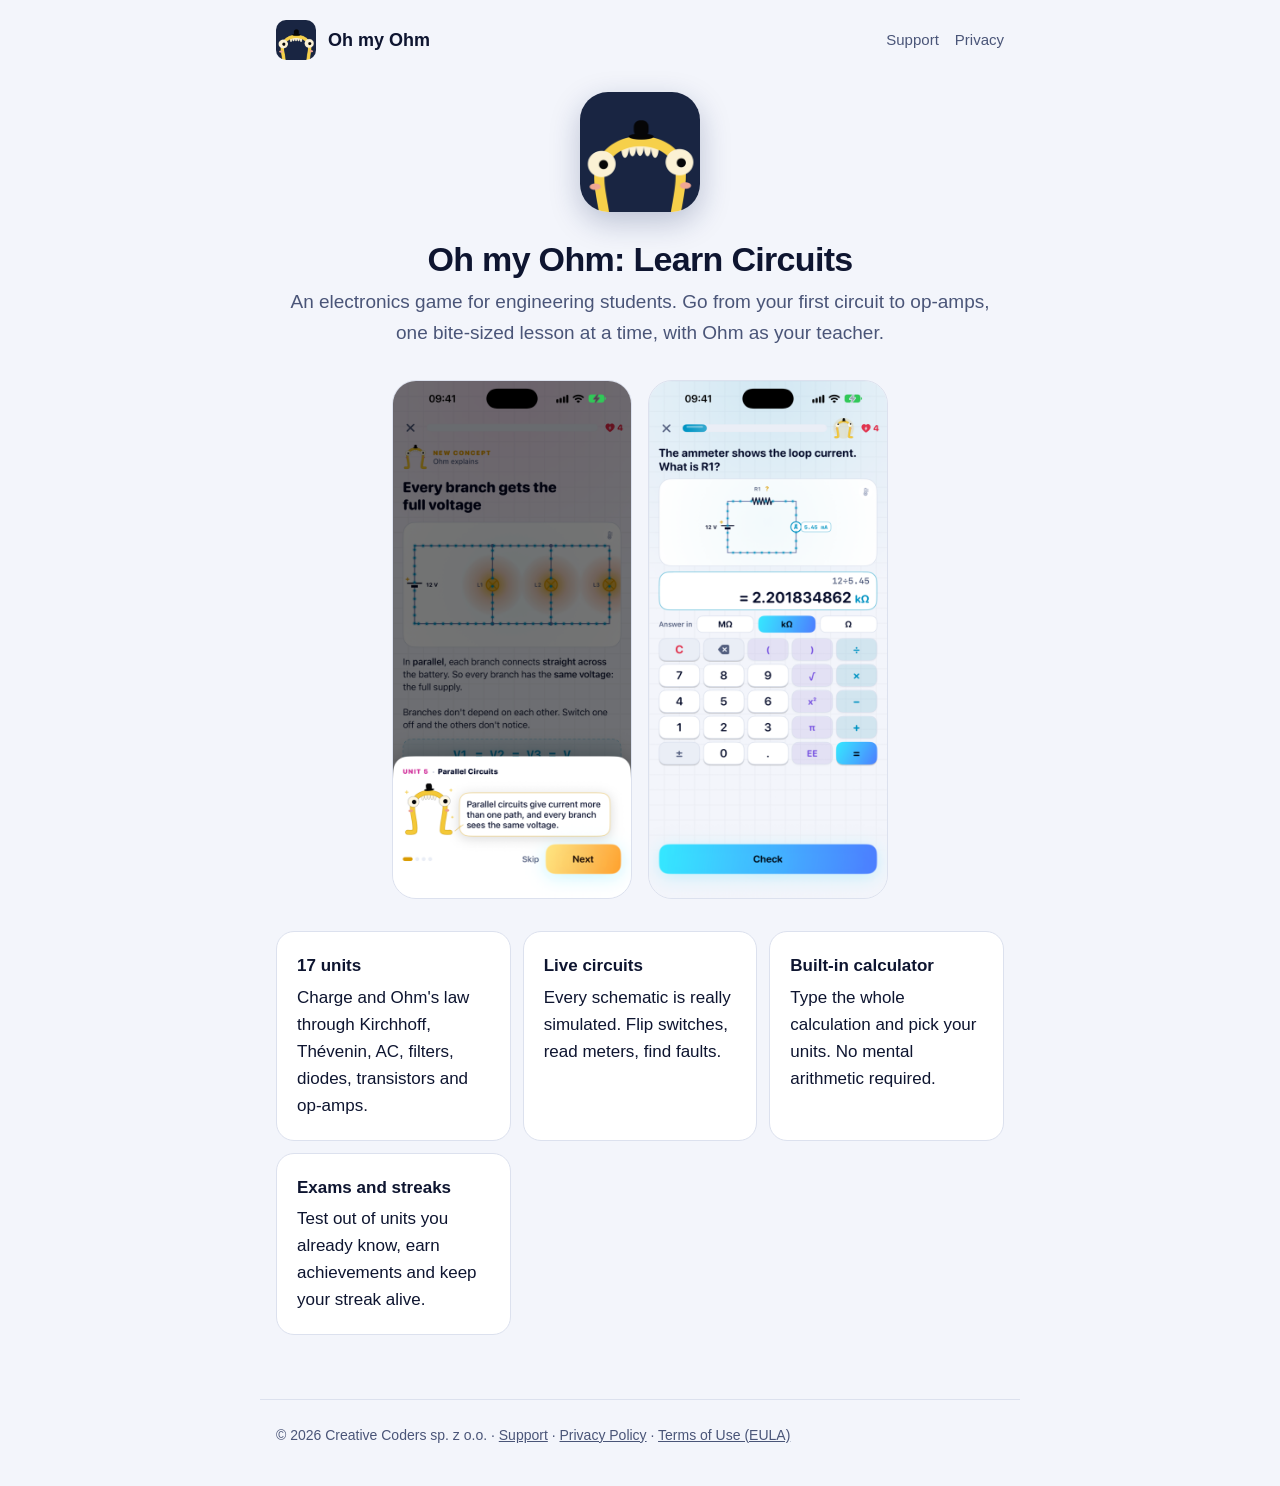
<file: index.html>
<!doctype html>
<html lang="en">
<head>
<meta charset="utf-8">
<meta name="viewport" content="width=device-width, initial-scale=1">
<title>Oh my Ohm: Learn Circuits</title>
<meta name="description" content="Oh my Ohm is a game that teaches electrical circuits, from Ohm's law to op-amps, with Ohm as your teacher.">
<link rel="icon" href="icon.png">
<link rel="apple-touch-icon" href="icon.png">
<link rel="stylesheet" href="style.css">
</head>
<body>
<header class="top">
  <img src="icon.png" alt="">
  <a class="brand" href="./">Oh my Ohm</a>
  <nav><a href="support.html">Support</a><a href="privacy.html">Privacy</a></nav>
</header>
<main class="hero">
  <img class="icon" src="icon.png" alt="Oh my Ohm app icon">
  <h1 style="margin-top:20px">Oh my Ohm: Learn Circuits</h1>
  <p class="lead">An electronics game for engineering students. Go from your first circuit to op-amps, one bite-sized lesson at a time, with Ohm as your teacher.</p>
  <div class="shots">
    <img src="shot-intro.png" alt="Ohm explaining parallel circuits">
    <img src="shot-calc.png" alt="Solving a circuit with the built-in calculator">
  </div>
  <div class="features">
    <div class="card"><b>17 units</b>Charge and Ohm's law through Kirchhoff, Thévenin, AC, filters, diodes, transistors and op-amps.</div>
    <div class="card"><b>Live circuits</b>Every schematic is really simulated. Flip switches, read meters, find faults.</div>
    <div class="card"><b>Built-in calculator</b>Type the whole calculation and pick your units. No mental arithmetic required.</div>
    <div class="card"><b>Exams and streaks</b>Test out of units you already know, earn achievements and keep your streak alive.</div>
  </div>
</main>
<footer>
  © 2026 Creative Coders sp. z o.o. · <a href="support.html">Support</a> · <a href="privacy.html">Privacy Policy</a> · <a href="https://www.apple.com/legal/internet-services/itunes/dev/stdeula/">Terms of Use (EULA)</a>
</footer>
</body>
</html>
</file>
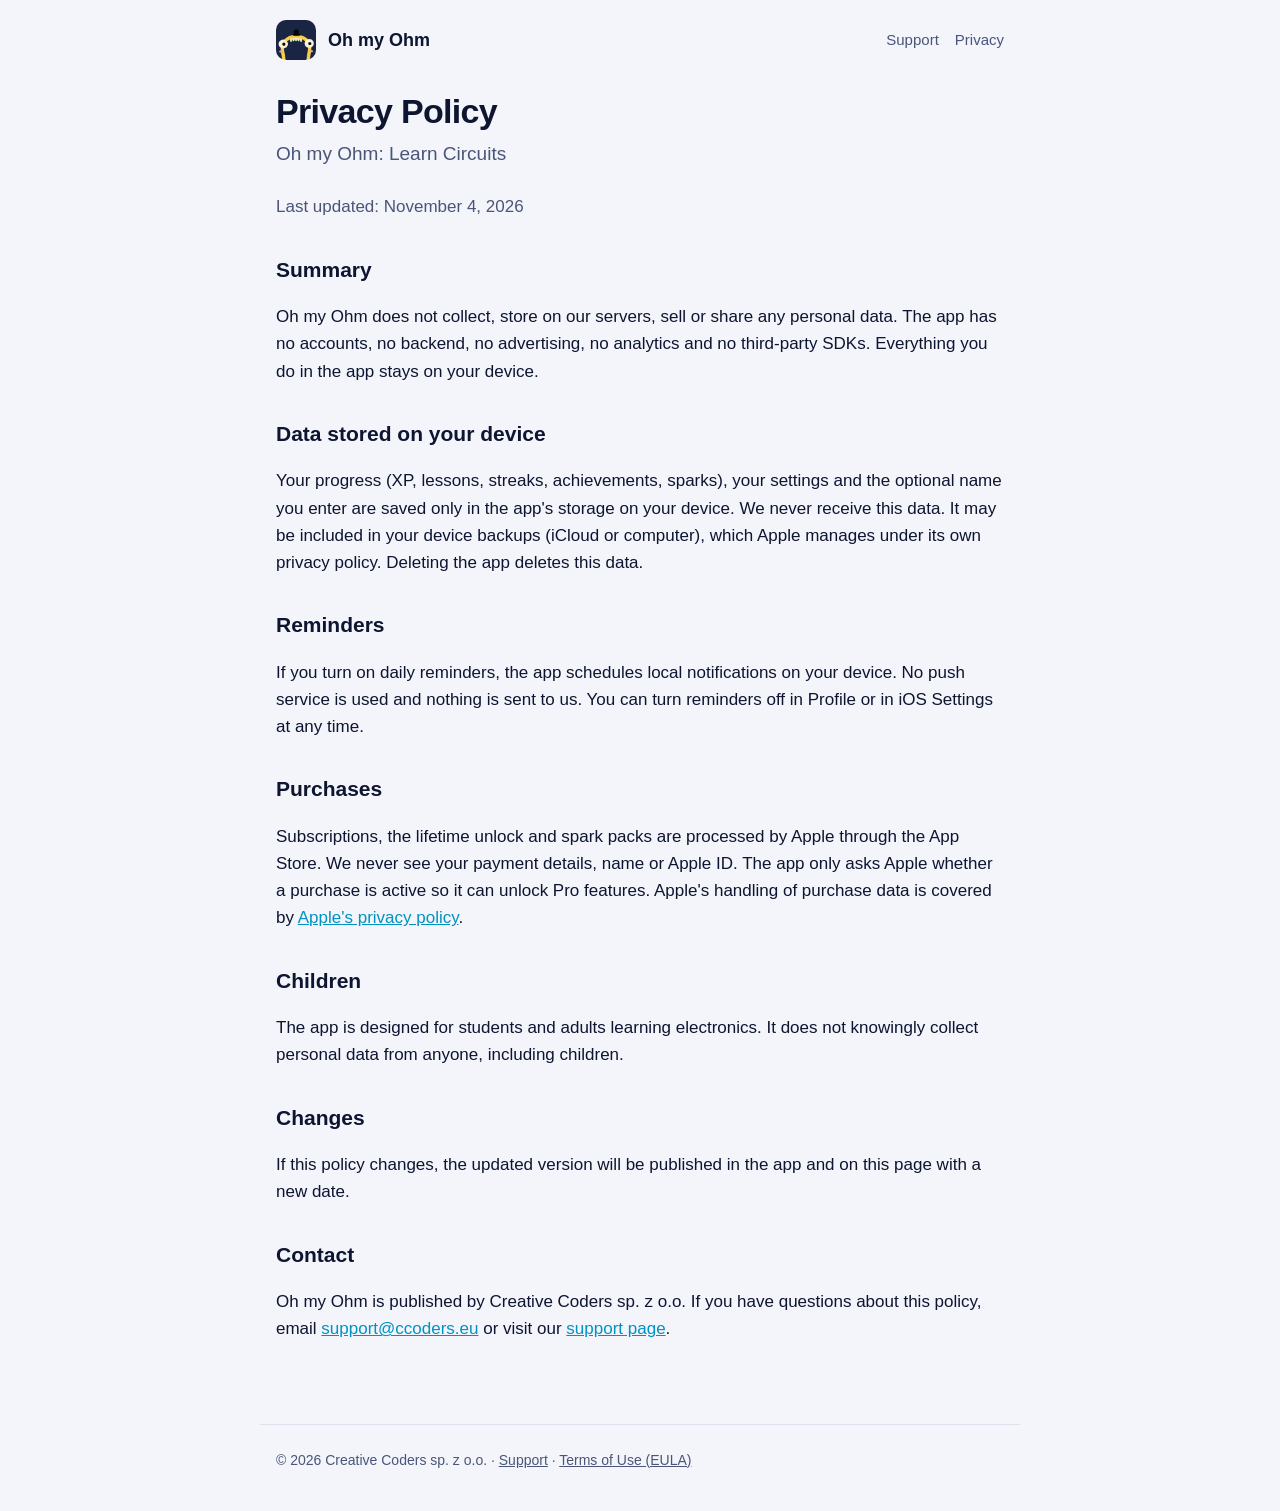
<file: privacy.html>
<!doctype html>
<html lang="en">
<head>
<meta charset="utf-8">
<meta name="viewport" content="width=device-width, initial-scale=1">
<title>Oh my Ohm Privacy Policy</title>
<link rel="icon" href="icon.png">
<link rel="stylesheet" href="style.css">
</head>
<body>
<header class="top">
  <img src="icon.png" alt="">
  <a class="brand" href="./">Oh my Ohm</a>
  <nav><a href="support.html">Support</a><a href="privacy.html">Privacy</a></nav>
</header>
<main>
  <h1>Privacy Policy</h1>
  <p class="lead">Oh my Ohm: Learn Circuits</p>
  <p class="meta">Last updated: November 4, 2026</p>

  <h2>Summary</h2>
  <p>Oh my Ohm does not collect, store on our servers, sell or share any personal data. The app has no accounts, no backend, no advertising, no analytics and no third-party SDKs. Everything you do in the app stays on your device.</p>

  <h2>Data stored on your device</h2>
  <p>Your progress (XP, lessons, streaks, achievements, sparks), your settings and the optional name you enter are saved only in the app's storage on your device. We never receive this data. It may be included in your device backups (iCloud or computer), which Apple manages under its own privacy policy. Deleting the app deletes this data.</p>

  <h2>Reminders</h2>
  <p>If you turn on daily reminders, the app schedules local notifications on your device. No push service is used and nothing is sent to us. You can turn reminders off in Profile or in iOS Settings at any time.</p>

  <h2>Purchases</h2>
  <p>Subscriptions, the lifetime unlock and spark packs are processed by Apple through the App Store. We never see your payment details, name or Apple ID. The app only asks Apple whether a purchase is active so it can unlock Pro features. Apple's handling of purchase data is covered by <a href="https://www.apple.com/legal/privacy/">Apple's privacy policy</a>.</p>

  <h2>Children</h2>
  <p>The app is designed for students and adults learning electronics. It does not knowingly collect personal data from anyone, including children.</p>

  <h2>Changes</h2>
  <p>If this policy changes, the updated version will be published in the app and on this page with a new date.</p>

  <h2>Contact</h2>
  <p>Oh my Ohm is published by Creative Coders sp. z o.o. If you have questions about this policy, email <a href="mailto:support@ccoders.eu">support@ccoders.eu</a> or visit our <a href="support.html">support page</a>.</p>
</main>
<footer>
  © 2026 Creative Coders sp. z o.o. · <a href="support.html">Support</a> · <a href="https://www.apple.com/legal/internet-services/itunes/dev/stdeula/">Terms of Use (EULA)</a>
</footer>
</body>
</html>
</file>
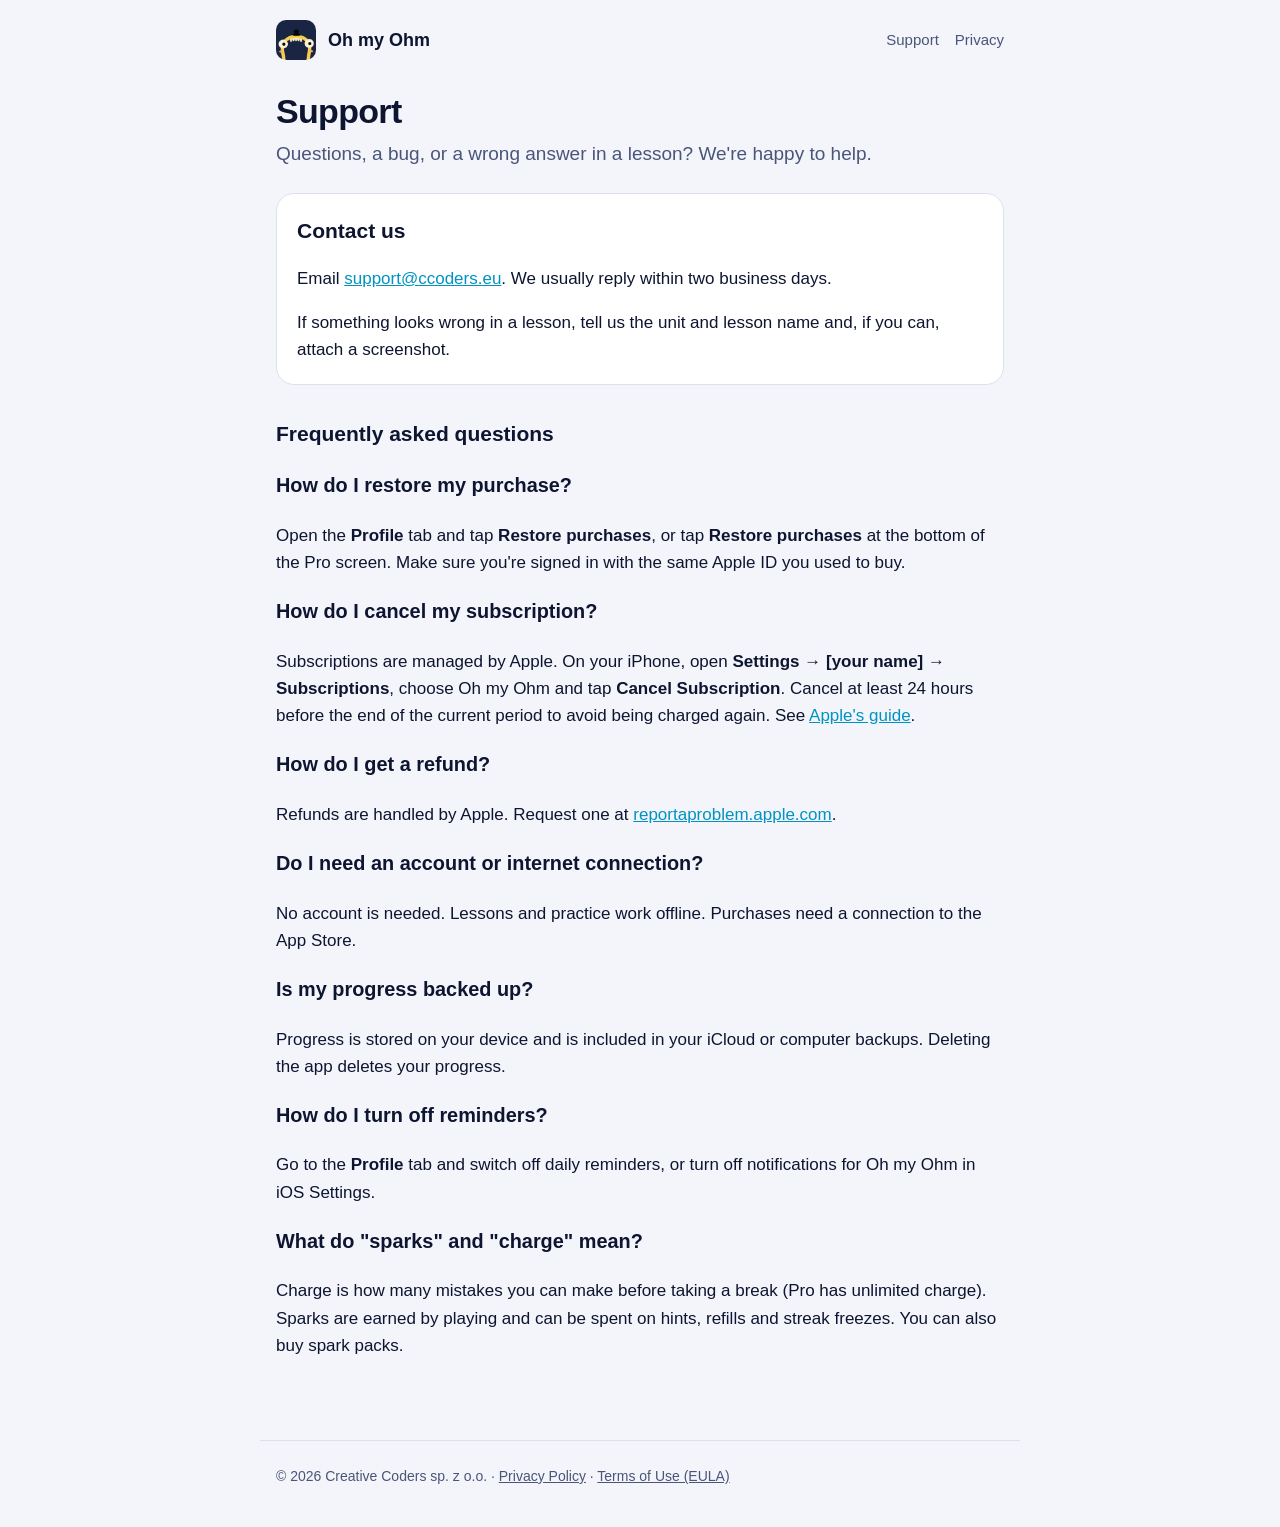
<file: support.html>
<!doctype html>
<html lang="en">
<head>
<meta charset="utf-8">
<meta name="viewport" content="width=device-width, initial-scale=1">
<title>Oh my Ohm Support</title>
<link rel="icon" href="icon.png">
<link rel="stylesheet" href="style.css">
</head>
<body>
<header class="top">
  <img src="icon.png" alt="">
  <a class="brand" href="./">Oh my Ohm</a>
  <nav><a href="support.html">Support</a><a href="privacy.html">Privacy</a></nav>
</header>
<main>
  <h1>Support</h1>
  <p class="lead">Questions, a bug, or a wrong answer in a lesson? We're happy to help.</p>

  <div class="card">
    <h2 style="margin-top:0">Contact us</h2>
    <p>Email <a href="mailto:support@ccoders.eu?subject=Oh%20my%20Ohm%20support">support@ccoders.eu</a>. We usually reply within two business days.</p>
    <p style="margin-bottom:0">If something looks wrong in a lesson, tell us the unit and lesson name and, if you can, attach a screenshot.</p>
  </div>

  <h2>Frequently asked questions</h2>

  <h3>How do I restore my purchase?</h3>
  <p>Open the <b>Profile</b> tab and tap <b>Restore purchases</b>, or tap <b>Restore purchases</b> at the bottom of the Pro screen. Make sure you're signed in with the same Apple ID you used to buy.</p>

  <h3>How do I cancel my subscription?</h3>
  <p>Subscriptions are managed by Apple. On your iPhone, open <b>Settings → [your name] → Subscriptions</b>, choose Oh my Ohm and tap <b>Cancel Subscription</b>. Cancel at least 24 hours before the end of the current period to avoid being charged again. See <a href="https://support.apple.com/en-us/118428">Apple's guide</a>.</p>

  <h3>How do I get a refund?</h3>
  <p>Refunds are handled by Apple. Request one at <a href="https://reportaproblem.apple.com">reportaproblem.apple.com</a>.</p>

  <h3>Do I need an account or internet connection?</h3>
  <p>No account is needed. Lessons and practice work offline. Purchases need a connection to the App Store.</p>

  <h3>Is my progress backed up?</h3>
  <p>Progress is stored on your device and is included in your iCloud or computer backups. Deleting the app deletes your progress.</p>

  <h3>How do I turn off reminders?</h3>
  <p>Go to the <b>Profile</b> tab and switch off daily reminders, or turn off notifications for Oh my Ohm in iOS Settings.</p>

  <h3>What do "sparks" and "charge" mean?</h3>
  <p>Charge is how many mistakes you can make before taking a break (Pro has unlimited charge). Sparks are earned by playing and can be spent on hints, refills and streak freezes. You can also buy spark packs.</p>
</main>
<footer>
  © 2026 Creative Coders sp. z o.o. · <a href="privacy.html">Privacy Policy</a> · <a href="https://www.apple.com/legal/internet-services/itunes/dev/stdeula/">Terms of Use (EULA)</a>
</footer>
</body>
</html>
</file>
<file: style.css>
:root {
  color-scheme: light dark;
  --bg: #F3F5FB; --surface: #FFFFFF; --text: #0E1530; --dim: #4A5578; --line: #DCE1EE;
  --accent: #0092C2; --volt: #F5B700; --navy: #13285E;
}
@media (prefers-color-scheme: dark) {
  :root { --bg: #070D1F; --surface: #101A33; --text: #EEF2FF; --dim: #A3AECB; --line: #22304F; --accent: #4CC9F0; --volt: #FFC72C; }
}
* { box-sizing: border-box; }
body { margin: 0; background: var(--bg); color: var(--text); font: 17px/1.6 -apple-system, BlinkMacSystemFont, "Segoe UI", Roboto, Helvetica, Arial, sans-serif; }
a { color: var(--accent); }
header.top { max-width: 760px; margin: 0 auto; padding: 20px 16px 0; display: flex; align-items: center; gap: 12px; }
header.top img { width: 40px; height: 40px; border-radius: 10px; }
header.top a.brand { font-weight: 800; color: var(--text); text-decoration: none; font-size: 18px; }
header.top nav { margin-left: auto; display: flex; gap: 16px; font-size: 15px; }
header.top nav a { color: var(--dim); text-decoration: none; }
header.top nav a:hover { color: var(--accent); }
main { max-width: 760px; margin: 0 auto; padding: 32px 16px 64px; }
h1 { font-size: 34px; line-height: 1.15; margin: 0 0 8px; letter-spacing: -0.02em; }
h2 { font-size: 21px; margin: 32px 0 6px; }
p, li { color: var(--text); }
.meta, .lead { color: var(--dim); }
.lead { font-size: 19px; margin: 0 0 24px; }
.card { background: var(--surface); border: 1px solid var(--line); border-radius: 18px; padding: 20px; margin: 16px 0; }
.btn { display: inline-block; background: var(--accent); color: #fff; font-weight: 700; padding: 12px 20px; border-radius: 14px; text-decoration: none; }
.hero { text-align: center; }
.hero img.icon { width: 120px; height: 120px; border-radius: 28px; box-shadow: 0 10px 30px rgba(19,40,94,0.25); }
.shots { display: flex; gap: 16px; justify-content: center; margin: 32px 0; flex-wrap: wrap; }
.shots img { width: min(240px, 44vw); border-radius: 24px; border: 1px solid var(--line); }
.features { display: grid; grid-template-columns: repeat(auto-fit, minmax(210px, 1fr)); gap: 12px; text-align: left; }
.features .card { margin: 0; }
.features b { display: block; margin-bottom: 4px; }
footer { max-width: 760px; margin: 0 auto; padding: 24px 16px 40px; color: var(--dim); font-size: 14px; border-top: 1px solid var(--line); }
footer a { color: var(--dim); }
</file>
